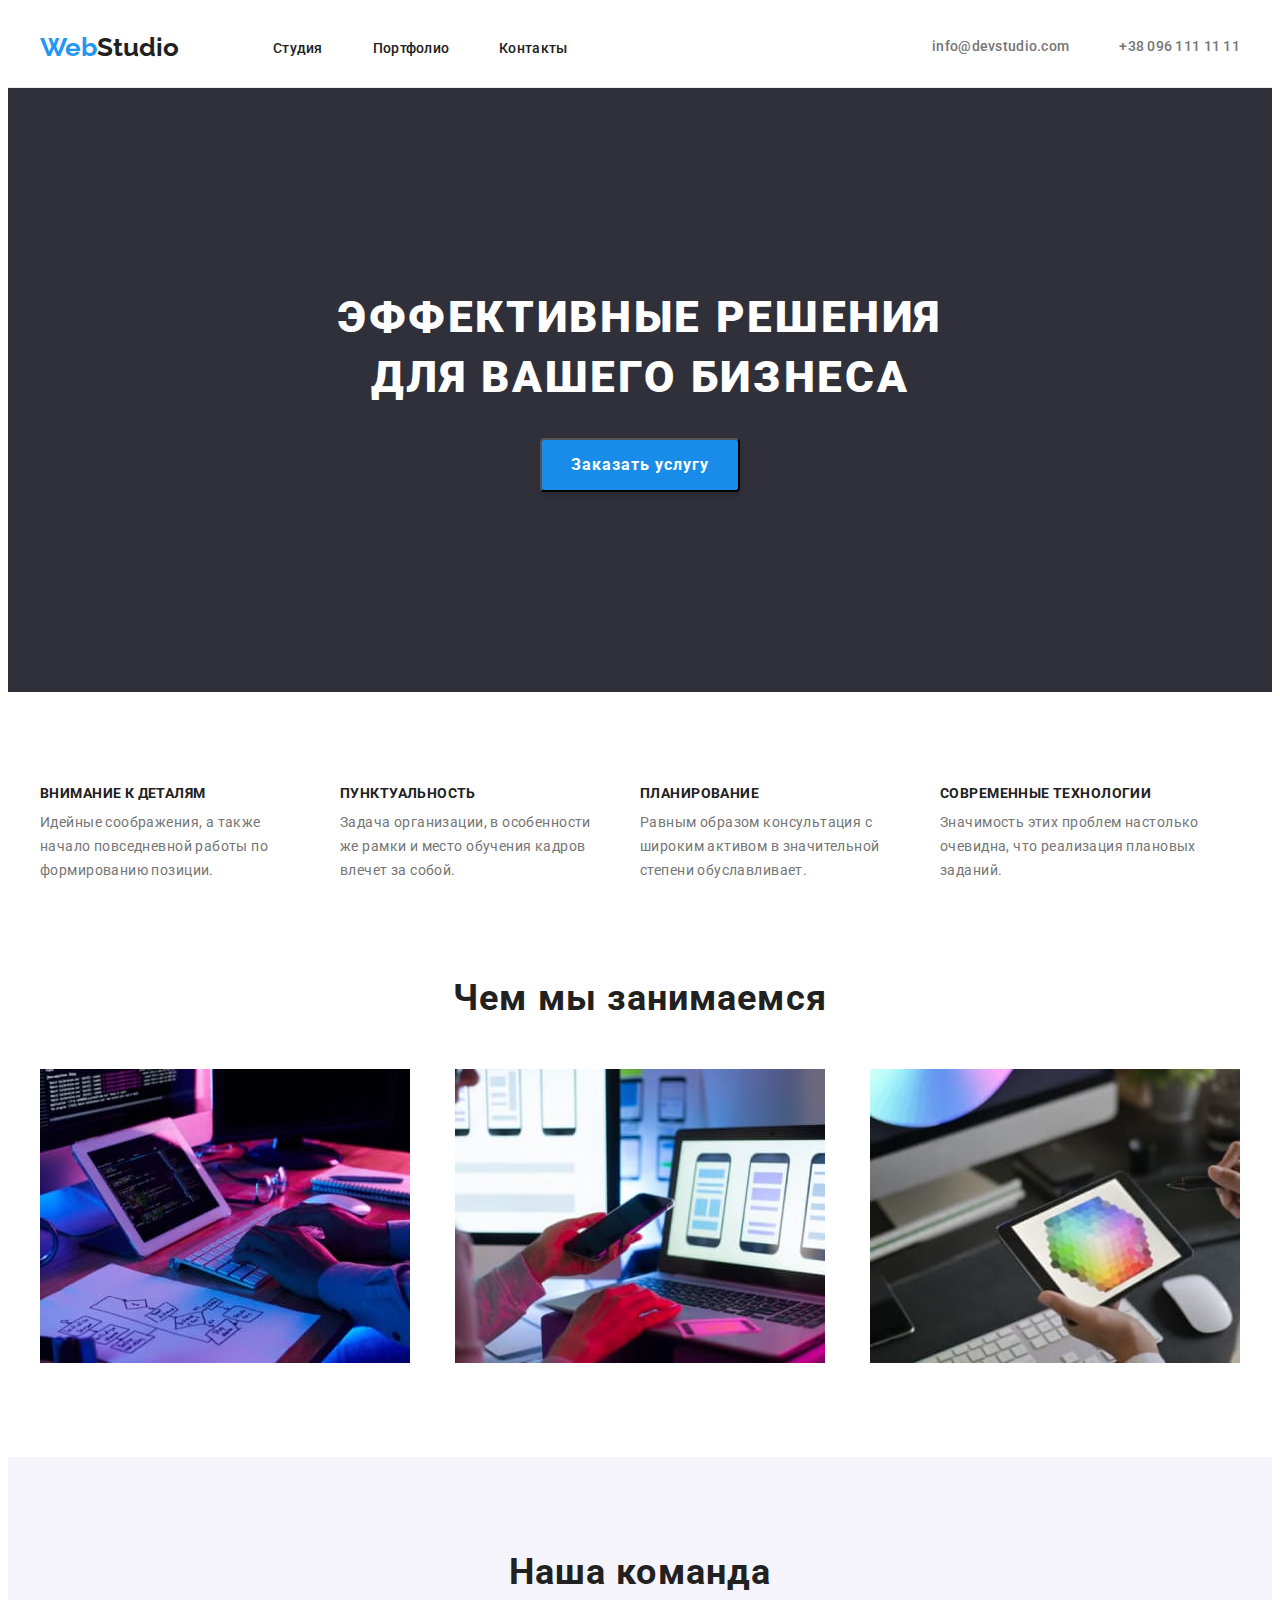
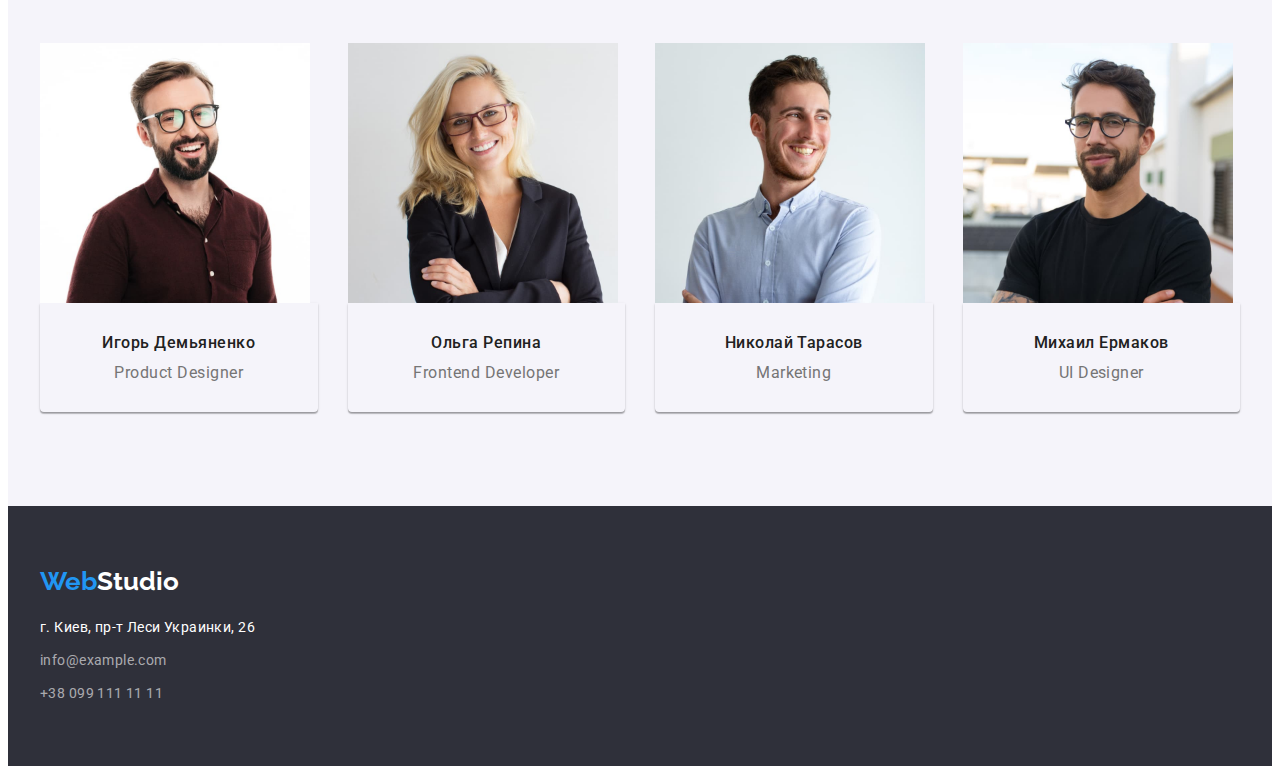
<file: index.html>
<!DOCTYPE html>
<html lang="ru">
<head>
    <meta charset="UTF-8">
    <meta http-equiv="X-UA-Compatible" content="IE=edge">
    <meta name="viewport" content="width=device-width, initial-scale=1.0">
    <title>Document</title>
    <link rel="preconnect" href="https://fonts.googleapis.com">
    <link rel="preconnect" href="https://fonts.gstatic.com" crossorigin>
    <link href="https://fonts.googleapis.com/css2?family=Raleway:wght@700&family=Roboto:wght@400;500;700;900&display=swap" rel="stylesheet">
    <link rel="stylesheet" href="https://cdnjs.cloudflare.com/ajax/libs/modern-normalize/1.1.0/modern-normalize.min.css" integrity="sha512-wpPYUAdjBVSE4KJnH1VR1HeZfpl1ub8YT/NKx4PuQ5NmX2tKuGu6U/JRp5y+Y8XG2tV+wKQpNHVUX03MfMFn9Q==" crossorigin="anonymous" referrerpolicy="no-referrer" />
    <link rel="stylesheet" href="./css/styles.css">
</head>
<body>
    <header class="header"> 
        <div class="container header-container">
            <a class="logo link" href=""><span class="accent">Web</span>Studio</a>
            <nav class="navigation">
                <ul class="nav-list list">
                    <li class="nav-list-item"><a class="nav-list-link link" href="./index.html">Студия</a></li>
                    <li class="nav-list-item"><a class="nav-list-link link" href="./portfolio.html">Портфолио</a></li>
                    <li class="nav-list-item"><a class="nav-list-link link" href="">Контакты</a></li>
                </ul>
            </nav>
            <a class="contact-email link" href="mailto:info@devstudio.com">info@devstudio.com</a>
            <a class="contact-number link" href="tel:+380961111111">+38 096 111 11 11</a>
        </div>
    </header>
    <main>
        <!-- hero -->
        <section class="hero">
            <div class="container hero-container">
                <h1 class="main-title">Эффективные решения <br> для вашего бизнеса</h1>
                <button class="modal-btn" type="button">Заказать услугу</button>
            </div>
        </section>
        <!-- features -->
        <section class="features section">
            <div class="container features-container">
                <h2 class="title" hidden>Преимущества команды</h2>
                <ul class="features-list list">
                    <li class="features-list-item">
                        <h3 class="subtitle">Внимание к деталям</h3>
                        <p class="description">Идейные соображения, а также начало повседневной работы по формированию позиции.</p>
                    </li>
                    <li class="features-list-item">
                        <h3 class="subtitle">Пунктуальность</h3>
                        <p class="description">Задача организации, в особенности же рамки и место обучения кадров влечет за собой.</p>
                    </li>
                    <li class="features-list-item">
                        <h3 class="subtitle">Планирование</h3>
                        <p class="description">Равным образом консультация с широким активом в значительной степени обуславливает.</p>
                    </li>
                    <li class="features-list-item">
                        <h3 class="subtitle">Современные технологии</h3>
                        <p class="description">Значимость этих проблем настолько очевидна, что реализация плановых заданий.</p>
                    </li>
                </ul>
            </div>
        </section>
        <!-- jobs -->
        <section class="jobs section-half">
            <div class="container jobs-container">
                <h2 class="title-jobs">Чем мы занимаемся</h2>
                <ul class="jobs-list list">
                    <li class="jobs-list-item"><img class="jobs-img" src="./img/about-img-1.jpg" alt="Создание кода" width="370" height="294"></li>
                    <li class="jobs-list-item"><img class="jobs-img" src="./img/about-img-2.jpg" alt="Подбор дизайна" width="370" height="294"></li>
                    <li class="jobs-list-item"><img class="jobs-img" src="./img/about-img-3.jpg" alt="Поиск цвета" width="370" height="294"></li>
                </ul>  
            </div>
        </section>
        <!-- team -->
        <section class="team section">
            <div class="container team-container">
                <h2 class="title-our-team">Наша команда</h2>
                <ul class="team-list list">
                    <li class="team-list-item">
                        <img class="team-card-img" src="./img/team-img1.jpg" alt="Product Designer" width="270" height="260">
                        <div class="team-container-wrapper">
                            <h3 class="team-title">Игорь Демьяненко</h3>
                            <p class="team-description" lang="en">Product Designer</p>
                        </div>
                    </li>
                    <li class="team-list-item">
                        <img class="team-card-img" src="./img/team-img2.jpg" alt="Frontend Developer" width="270" height="260">
                        <div class="team-container-wrapper">
                            <h3 class="team-title">Ольга Репина</h3>
                            <p class="team-description" lang="en">Frontend Developer</p>
                        </div>
                        
                    </li>
                    <li class="team-list-item">
                        <img class="team-card-img" src="./img/team-img3.jpg" alt="Marketing" width="270" height="260">
                        <div class="team-container-wrapper">
                            <h3 class="team-title">Николай Тарасов</h3>
                            <p class="team-description" lang="en">Marketing</p>
                        </div>
                    </li>
                    <li class="team-list-item">
                        <img class="team-card-img" src="./img/team-img4.jpg" alt="UI Designer" width="270" height="260">
                        <div class="team-container-wrapper">
                            <h3 class="team-title">Михаил Ермаков</h3>
                            <p class="team-description" lang="en">UI Designer</p>
                        </div>
                    </li>
                </ul>
            </div>
        </section>
    </main>
    <footer class="footer">
        <div class="container footer-container">
            <a class="logo-link link" href=""><span class="accent">Web</span>Studio</a>
            <address class="address">
                <ul class="contact-list list">
                    <li class="contact-list-item">
                        <a class="contact-list link" href="https://goo.gl/maps/4rKQJ6UGh4Y5ATCG8" target="_blank">г. Киев, пр-т Леси Украинки, 26</a>
                    </li>
                    <li class="contact-list-item">
                        <a class="contact-email-bottom link" href="mailto:info@example.com">info@example.com</a>
                    </li>
                    <li class="contact-list-item">
                        <a class="contact-number-bottom link" href="tel:+380991111111">+38 099 111 11 11</a>
                    </li>
                </ul>
            </address>
        </div>
    </footer>
</body>
</html>
</file>
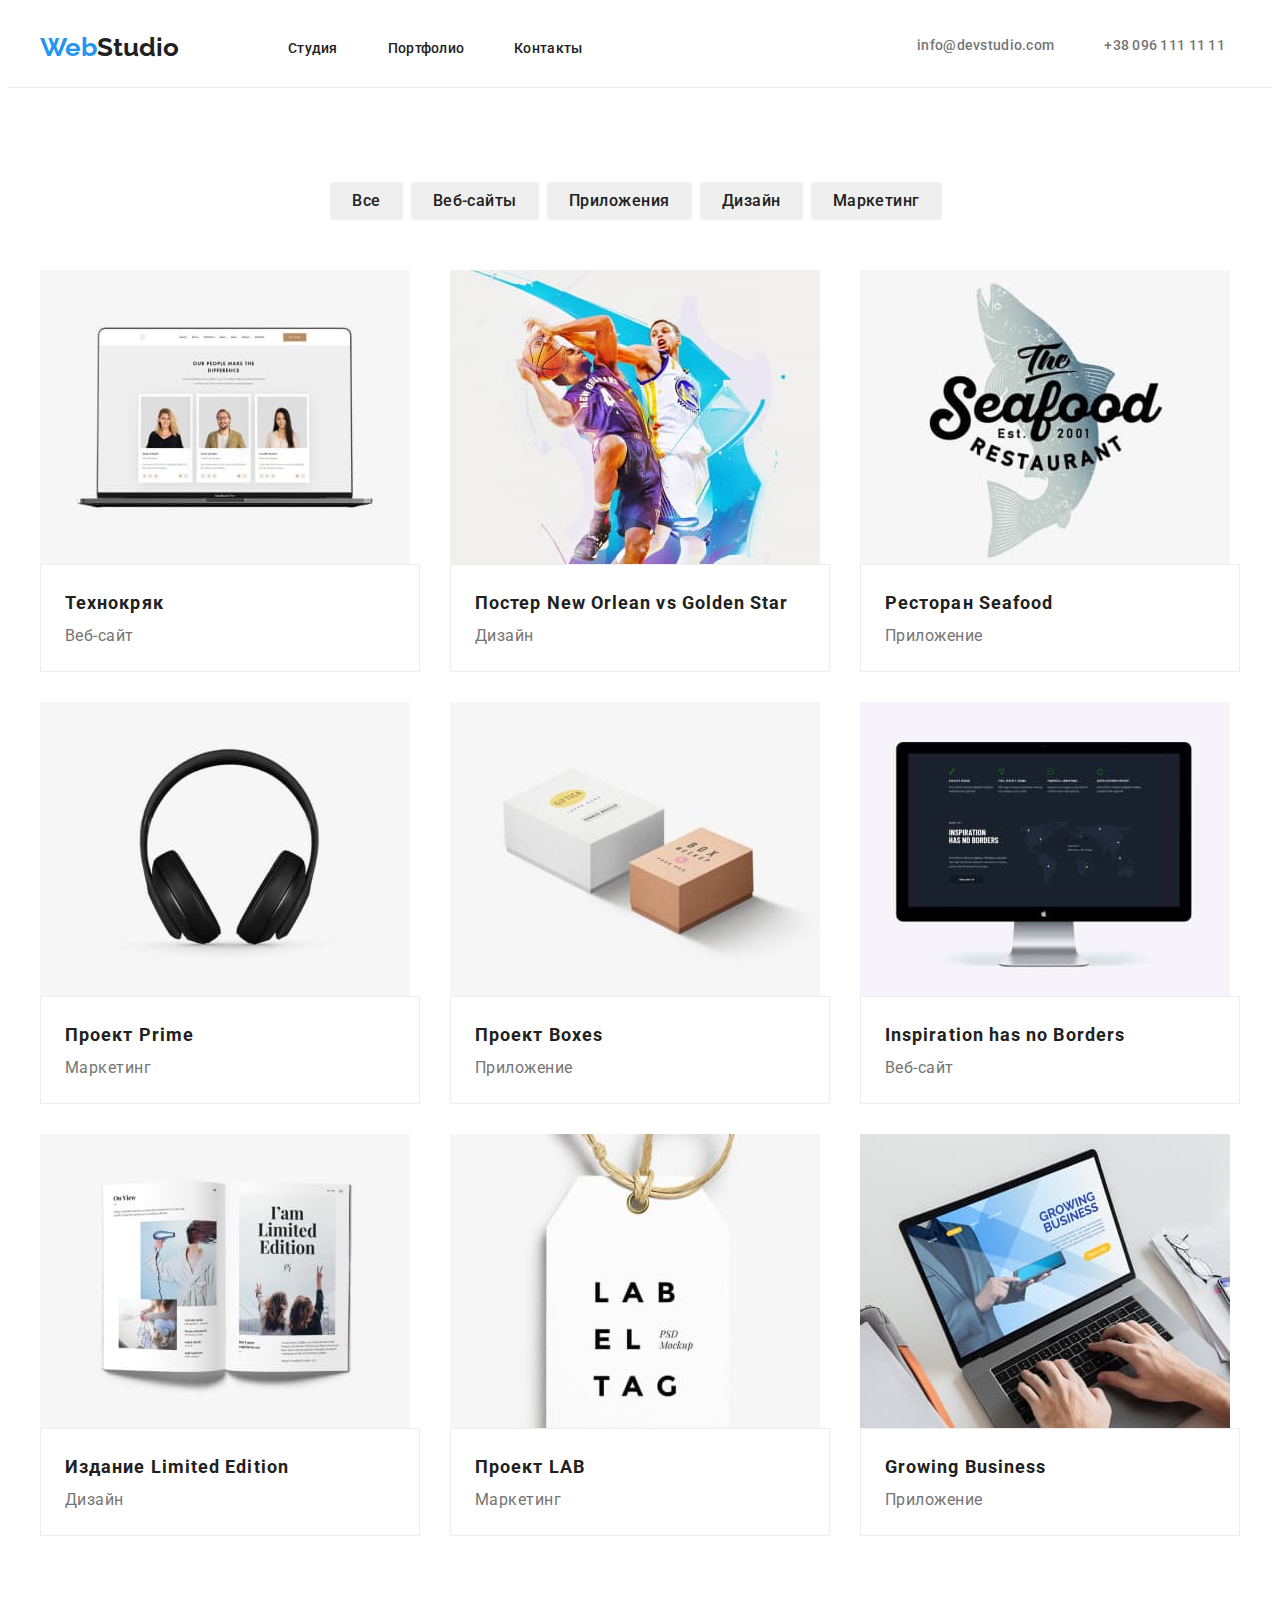
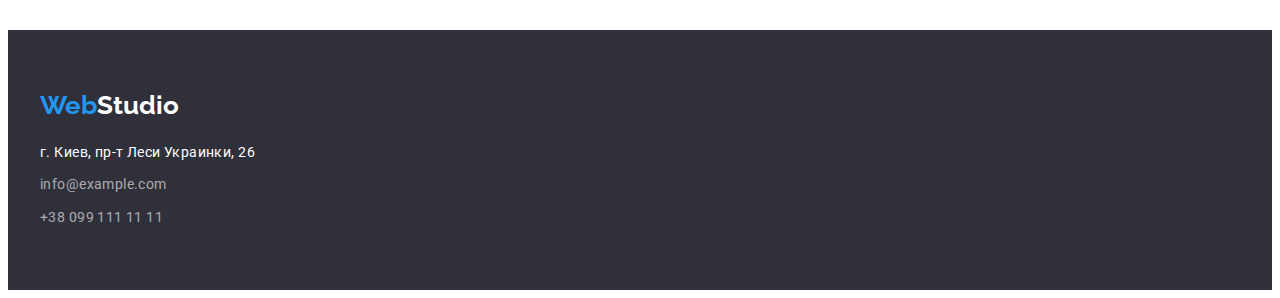
<file: portfolio.html>
<!DOCTYPE html>
<html lang="en">
<head>
    <meta charset="UTF-8">
    <meta http-equiv="X-UA-Compatible" content="IE=edge">
    <meta name="viewport" content="width=device-width, initial-scale=1.0">
    <title>Document</title>
    <link rel="preconnect" href="https://fonts.googleapis.com">
    <link rel="preconnect" href="https://fonts.gstatic.com" crossorigin>
    <link href="https://fonts.googleapis.com/css2?family=Raleway:wght@700&family=Roboto:wght@400;500;700;900&display=swap" rel="stylesheet">
    <link rel="stylesheet" href="https://cdnjs.cloudflare.com/ajax/libs/modern-normalize/1.1.0/modern-normalize.min.css" integrity="sha512-wpPYUAdjBVSE4KJnH1VR1HeZfpl1ub8YT/NKx4PuQ5NmX2tKuGu6U/JRp5y+Y8XG2tV+wKQpNHVUX03MfMFn9Q==" crossorigin="anonymous" referrerpolicy="no-referrer" />
    <link rel="stylesheet" href="./css/styles.css">
</head>
<body>
    <header class="header">
        <div class="container header-container">
            <a class="logo link" href=""><span class="accent">Web</span>Studio</a><div class="container">
            <nav class="navigation">
                <ul class="nav-list list">
                    <li class="nav-list-item"><a class="nav-list-link link" href="./index.html">Студия</a></li>
                    <li class="nav-list-item"><a class="nav-list-link link" href="./portfolio.html">Портфолио</a></li>
                    <li class="nav-list-item"><a class="nav-list-link link" href="">Контакты</a></li>
                </ul>
            </nav>
            <a class="contact-email link" href="mailto:info@devstudio.com">info@devstudio.com</a>
            <a class="contact-number link" href="tel:+380961111111">+38 096 111 11 11</a>
        </div>
    </header>
    <main>
        <!-- hero -->
        <section class="hero-filter section">
            <div class="container filter-container">
                <h1 class="main-title-filter" hidden>Фильтры</h1>
                <ul class="filter-list list">
                    <li class="filter-list-item"><button class="btn" type="button">Все</button></li>
                    <li class="filter-list-item"><button class="btn" type="button">Веб-сайты</button></li>
                    <li class="filter-list-item"><button class="btn" type="button">Приложения</button></li>
                    <li class="filter-list-item"><button class="btn" type="button">Дизайн</button></li>
                    <li class="filter-list-item"><button class="btn" type="button">Маркетинг</button></li>
                </ul>
            </div>
            <div class=" container tile-container">
                <ul class="tile-list list">
                    <li class="tile-list-item">
                        <img class="tile-list-img" src="./img/portfolio-img1.jpg" alt="Технокряк" width="370" height="294">
                        <div class="tile-container-wrapper">
                            <h2 class="title-filter">Технокряк</h2>
                            <p class="subtitle-filter">Веб-сайт</p>
                        </div>
                    </li>
                    <li class="tile-list-item">
                        <img class="tile-list-img"src="./img/portfolio-img2.jpg" alt="Постер New Orlean vs Golden Star" width="370" height="294">
                        <div class="tile-container-wrapper">
                            <h2 class="title-filter">Постер New Orlean vs Golden Star</h2>
                            <p class="subtitle-filter">Дизайн</p>
                        </div>
                    </li>
                    <li class="tile-list-item">
                        <img class="tile-list-img"src="./img/portfolio-img3.jpg" alt="Ресторан Seafood" width="370" height="294">
                        <div class="tile-container-wrapper">
                            <h2 class="title-filter">Ресторан Seafood</h2>
                            <p class="subtitle-filter">Приложение</p>
                        </div>
                    </li>
                    <li class="tile-list-item">
                        <img class="tile-list-img"src="./img/portfolio-img4.jpg" alt="Накладные наушники" width="370" height="294">
                        <div class="tile-container-wrapper">
                            <h2 class="title-filter">Проект Prime</h2>
                            <p class="subtitle-filter">Маркетинг</p>
                        </div>
                    </li>
                    <li class="tile-list-item">
                        <img class="tile-list-img"src="./img/portfolio-img5.jpg" alt="Проект коробки" width="370" height="294">
                        <div class="tile-container-wrapper">
                            <h2 class="title-filter">Проект Boxes</h2>
                            <p class="subtitle-filter">Приложение</p>
                        </div>
                    </li>
                    <li class="tile-list-item">
                        <img class="tile-list-img"src="./img/portfolio-img6.jpg" alt="Монитор mac" width="370" height="294">
                        <div class="tile-container-wrapper">
                            <h2 class="title-filter">Inspiration has no Borders</h2>
                            <p class="subtitle-filter">Веб-сайт</p>
                        </div>
                    </li>
                    <li class="tile-list-item">
                        <img class="tile-list-img"src="./img/portfolio-img7.jpg" alt="Издание Limited Edition" width="370" height="294">
                        <div class="tile-container-wrapper">
                            <h2 class="title-filter">Издание Limited Edition</h2>
                            <p class="subtitle-filter">Дизайн</p>
                        </div>
                    </li>
                    <li class="tile-list-item">
                        <img class="tile-list-img"src="./img/portfolio-img8.jpg" alt="Фото бирки" width="370" height="294">
                        <div class="tile-container-wrapper">
                            <h2 class="title-filter">Проект LAB</h2>
                            <p class="subtitle-filter">Маркетинг</p>
                        </div>
                    </li>
                    <li class="tile-list-item">
                        <img class="tile-list-img"src="./img/portfolio-img9.jpg" alt="Масbook" width="370" height="294">
                        <div class="tile-container-wrapper">
                            <h2 class="title-filter">Growing Business</h2>
                            <p class="subtitle-filter">Приложение</p>
                        </div>
                    </li>
                </ul>
            </div>
            
        </section>
    </main>
    <footer class="footer">
        <div class="container footer-container">
        <a class="logo-link link" href=""><span class="accent">Web</span>Studio</a>
        <address class="address">
            <ul class="contact-list list">
                <li class="contact-list-item">
                    <a class="contact-list link" href="https://goo.gl/maps/4rKQJ6UGh4Y5ATCG8" target="_blank">г. Киев, пр-т Леси Украинки, 26</a>
                </li>
                <li class="contact-list-item">
                    <a class="contact-email-bottom link" href="mailto:info@example.com">info@example.com</a>
                </li>
                <li class="contact-list-item">
                    <a class="contact-number-bottom link" href="tel:+380991111111">+38 099 111 11 11</a>
                </li>
            </ul>
        </address>
    </div>
    </footer>
</body>
</html>
</file>
<file: css/styles.css>
:root {
  --primary-font-family: "Roboto", sans-serif;
  --secondary-font-family: "Raleway", sans-serif;
  --primary-font-color: #ffffff;
  --primary-text-color: #212121;
  --secondary-text-color: #757575;
  --accent-color: #2196f3;
  --primary-background-light-theme: #ffffff;
  --secondary-background-light-theme: #f5f4fa;
  --background-dark-theme: #2f303a;
  --bottom-font-color: rgba(255, 255, 255, 0.6);
}

body {
  font-family: var(--primary-font-family);
}

h1,
h2,
h3,
h4,
h5,
h6,
p {
  margin-top: 0;
  margin-bottom: 0;
}

ul,
ol {
  margin-top: 0;
  margin-bottom: 0;
  padding-left: 0;
}

img {
  display: block;
  max-width: 100%;
  height: auto;
}

.list {
  list-style: none;
}
/* Утилиты */

.link {
  padding: 0;
  margin: 0;
  text-decoration: none;
}

.section {
  padding-top: 94px;
  padding-bottom: 94px;
}

.section-half {
  padding-bottom: 94px;
}

.container {
  display: flex;
  width: 1200px;
  padding-left: 15px;
  padding-right: 15px;
  margin-left: auto;
  margin-right: auto;
}

.accent {
  color: var(--accent-color);
}

.logo {
  margin-right: 94px;

  font-family: var(--secondary-font-family);
  font-weight: bold;
  font-size: 26px;
  line-height: 1.19;
  color: var(--primary-text-color);
}

.logo-link {
  font-family: var(--secondary-font-family);
  color: var(--primary-font-color);
  font-weight: bold;
  font-size: 26px;
  line-height: 1.19;
}

/* =====start header=====*/

.header {
  padding-top: 24px;
  padding-bottom: 24px;

  border-bottom: 1px solid #ececec;
}

.header-container {
  display: flex;
  align-items: center;
  justify-content: space-between;
}

.navigation {
  display: flex;
}

.nav-list {
  display: flex;
  align-items: center;
}

.nav-list-item {
  margin-right: 50px;
}

/* HERO */

.hero-container {
  display: block;
  align-items: center;
}

.nav-contact {
  display: flex;
  /* margin-right: 50px; */
}

.nav-list-link {
  font-weight: 500;
  font-size: 14px;
  line-height: 1.14;
  letter-spacing: 0.02em;
  color: var(--primary-text-color);
}

.nav-list-link:hover,
.nav-list-link:focus {
  color: var(--accent-color);
}

.contact-email {
  margin-left: auto;
  margin-right: 50px;
  font-weight: 500;
  font-size: 14px;
  line-height: 1.14;
  letter-spacing: 0.02em;
  color: var(--secondary-text-color);
}

.contact-email:hover,
.contact-email:focus {
  color: var(--accent-color);
}

.contact-number {
  font-weight: 500;
  font-size: 14px;
  line-height: 1.14;
  letter-spacing: 0.02em;
  color: var(--secondary-text-color);
}

.contact-number:hover,
.contact-number:focus {
  color: var(--accent-color);
}

/* =====end header=====*/
/* =====start hero=====*/

.hero {
  padding-top: 200px;
  padding-bottom: 200px;
  text-align: center;
  background: var(--background-dark-theme);
}

/* =====start features===== */

.features-list {
  display: flex;
  margin-right: -30px;
}

.features-list-item {
  width: 270px;
  margin-right: 30px;
}

.features-list-item:last-child {
  margin-right: 0;
}

.hero-filter {
  background: var(--primary-background-light-theme);
}

.features,
.jobs {
  background: var(--primary-background-light-theme);
}

.team {
  background: var(--secondary-background-light-theme);
}

.footer {
  background: var(--background-dark-theme);
}

.main-title {
  margin-bottom: 30px;
  margin-top: 0;
  font-weight: 900;
  font-size: 44px;
  line-height: 1.36;
  text-align: center;
  letter-spacing: 0.06em;
  text-transform: uppercase;

  color: var(--primary-font-color);
}

/* =====start filter portfolio===== */

.filter-list {
  display: flex;
  justify-content: center;
  margin-top: 0;
  margin-bottom: 0;
  margin-left: auto;
  margin-right: auto;
  margin-bottom: 50px;
}

.filter-list-item {
  margin-right: 8px;
}

/* =====end filter portfolio=====*/

.modal-btn {
  min-width: 200px;
  padding-top: 10px;
  padding-bottom: 10px;
  padding-left: 22px;
  padding-right: 22px;
  margin-top: 0;
  margin-bottom: 0;

  box-shadow: 0px 4px 4px rgba(0, 0, 0, 0.15);
  /* background: #2196F3; */
  border-radius: 4px;

  font-family: inherit;
  font-weight: 700;
  font-size: 16px;
  line-height: 1.87;

  align-items: center;
  /* text-align: center; */
  letter-spacing: 0.06em;
  cursor: pointer;
  color: var(--primary-font-color);
  background: #188ce8;
}

/* =====end hero=====*/

.btn {
  padding-top: 6px;
  padding-bottom: 6px;
  padding-left: 22px;
  padding-right: 22px;
  margin-top: 0;
  margin-bottom: 0;
  border-radius: 4px;
  border: transparent;

  font-family: inherit;
  font-weight: 500;
  font-size: 16px;
  line-height: 1.62;
  text-align: center;
  letter-spacing: 0.03em;
  cursor: pointer;
  color: var(--primary-text-color);
}

.btn:hover,
.btn:focus {
  color: var(--primary-font-color);
  background: var(--accent-color);
}

/* =====start jobs===== */

.jobs-container {
  display: block;
  align-items: center;
}

.title-jobs {
  margin-bottom: 50px;

  font-weight: 700;
  font-size: 36px;
}

.jobs-list {
  display: flex;
  justify-content: space-between;
}

/* =====end jobs===== */

/* =====start team===== */

.team-container {
  display: block;
  align-items: center;
}

.title-our-team {
  margin-bottom: 50px;

  font-weight: 700;
  font-size: 36px;
}

.team-list {
  display: flex;
  flex-wrap: wrap;
  margin-right: -30px;
}

.team-list-item {
  width: calc((100% - 120px) / 4);
  margin-right: 30px;
}

.team-list-item:nth-child(4n) {
  margin-right: 0;
}

.team-container-wrapper {
  box-shadow: 0px 1px 3px rgba(0, 0, 0, 0.12), 0px 1px 1px rgba(0, 0, 0, 0.14),
    0px 2px 1px rgba(0, 0, 0, 0.2);
  border-radius: 0px 0px 4px 4px;
  padding-top: 30px;
  padding-bottom: 30px;
}

/* =====end team===== */

/* =====start portfolio tile===== */

.tile-list {
  display: flex;
  flex-wrap: wrap;
  margin-right: -30px;
  margin-bottom: -30px;
}

.tile-list-item {
  width: calc((100% - 90px) / 3);
  margin-right: 30px;
  margin-bottom: 30px;
}

/* .tile-list-item:not(:nth-child(3n)) {
  margin-right: 30px;
} */

.tile-list-item:nth-child(3n) {
  margin-right: 0;
}

/* .tile-list-item:not(:nth-last-child(-3 + n)) {
  margin-bottom: 30px;
} */

.tile-container-wrapper {
  border: 1px solid #eeeeee;
  padding-top: 20px;
  padding-bottom: 20px;
  padding-left: 24px;
  padding-right: 24px;
}

/* =====end portfolio tile===== */

.subtitle {
  margin-bottom: 10px;

  font-family: inherit;
  font-style: normal;
  font-weight: 700;
  font-size: 14px;
  line-height: 1.14;
  letter-spacing: 0.03em;
  text-transform: uppercase;

  color: var(--primary-text-color);
}

.description {
  font-family: inherit;
  font-style: normal;
  font-weight: 400;
  font-size: 14px;
  line-height: 1.71;
  letter-spacing: 0.03em;

  color: var(--secondary-text-color);
}

.jobs,
.team {
  font-weight: 700;
  font-size: 36px;
  line-height: 1.17;
  text-align: center;
  letter-spacing: 0.03em;
  color: var(--primary-text-color);
}

.team-title {
  margin-bottom: 10px;

  font-weight: 500;
  font-size: 16px;
  line-height: 1.19;
  text-align: center;
  letter-spacing: 0.03em;
  color: var(--primary-text-color);
}

.team-description {
  font-style: normal;
  font-weight: 400;
  font-size: 16px;
  line-height: 1.19;
  text-align: center;
  letter-spacing: 0.03em;
  color: var(--secondary-text-color);
}

.title {
  font-style: normal;
  font-weight: 700;
  font-size: 36px;
  line-height: 1.17;
  text-align: center;
  letter-spacing: 0.03em;
  color: var(--primary-text-color);
}

.title-filter {
  font-style: normal;
  font-weight: 700;
  font-size: 18px;
  line-height: 2;
  letter-spacing: 0.06em;
  color: var(--primary-text-color);
}

.subtitle-filter {
  font-style: normal;
  font-weight: 400;
  font-size: 16px;
  line-height: 1.87;
  letter-spacing: 0.03em;
  color: var(--secondary-text-color);
}
/* =====start footer===== */

.footer {
  padding-top: 60px;
  padding-bottom: 60px;
}

.footer-container {
  display: block;
}

.logo-link {
  display: block;
  margin-bottom: 20px;
}

.contact-list {
  /* margin-bottom: 9px; */

  font-style: normal;
  font-weight: 400;
  font-size: 14px;
  line-height: 1.71;
  letter-spacing: 0.03em;

  color: var(--primary-font-color);
}

.contact-email-bottom,
.contact-number-bottom {
  font-style: normal;
  font-weight: 400;
  font-size: 14px;
  line-height: 1.71;
  letter-spacing: 0.03em;
  color: var(--bottom-font-color);
}

.contact-list-item {
  margin-bottom: 9px;
}

.contact-list-item:last-child {
  margin-bottom: 0;
}
/* =====end footer===== */
</file>
